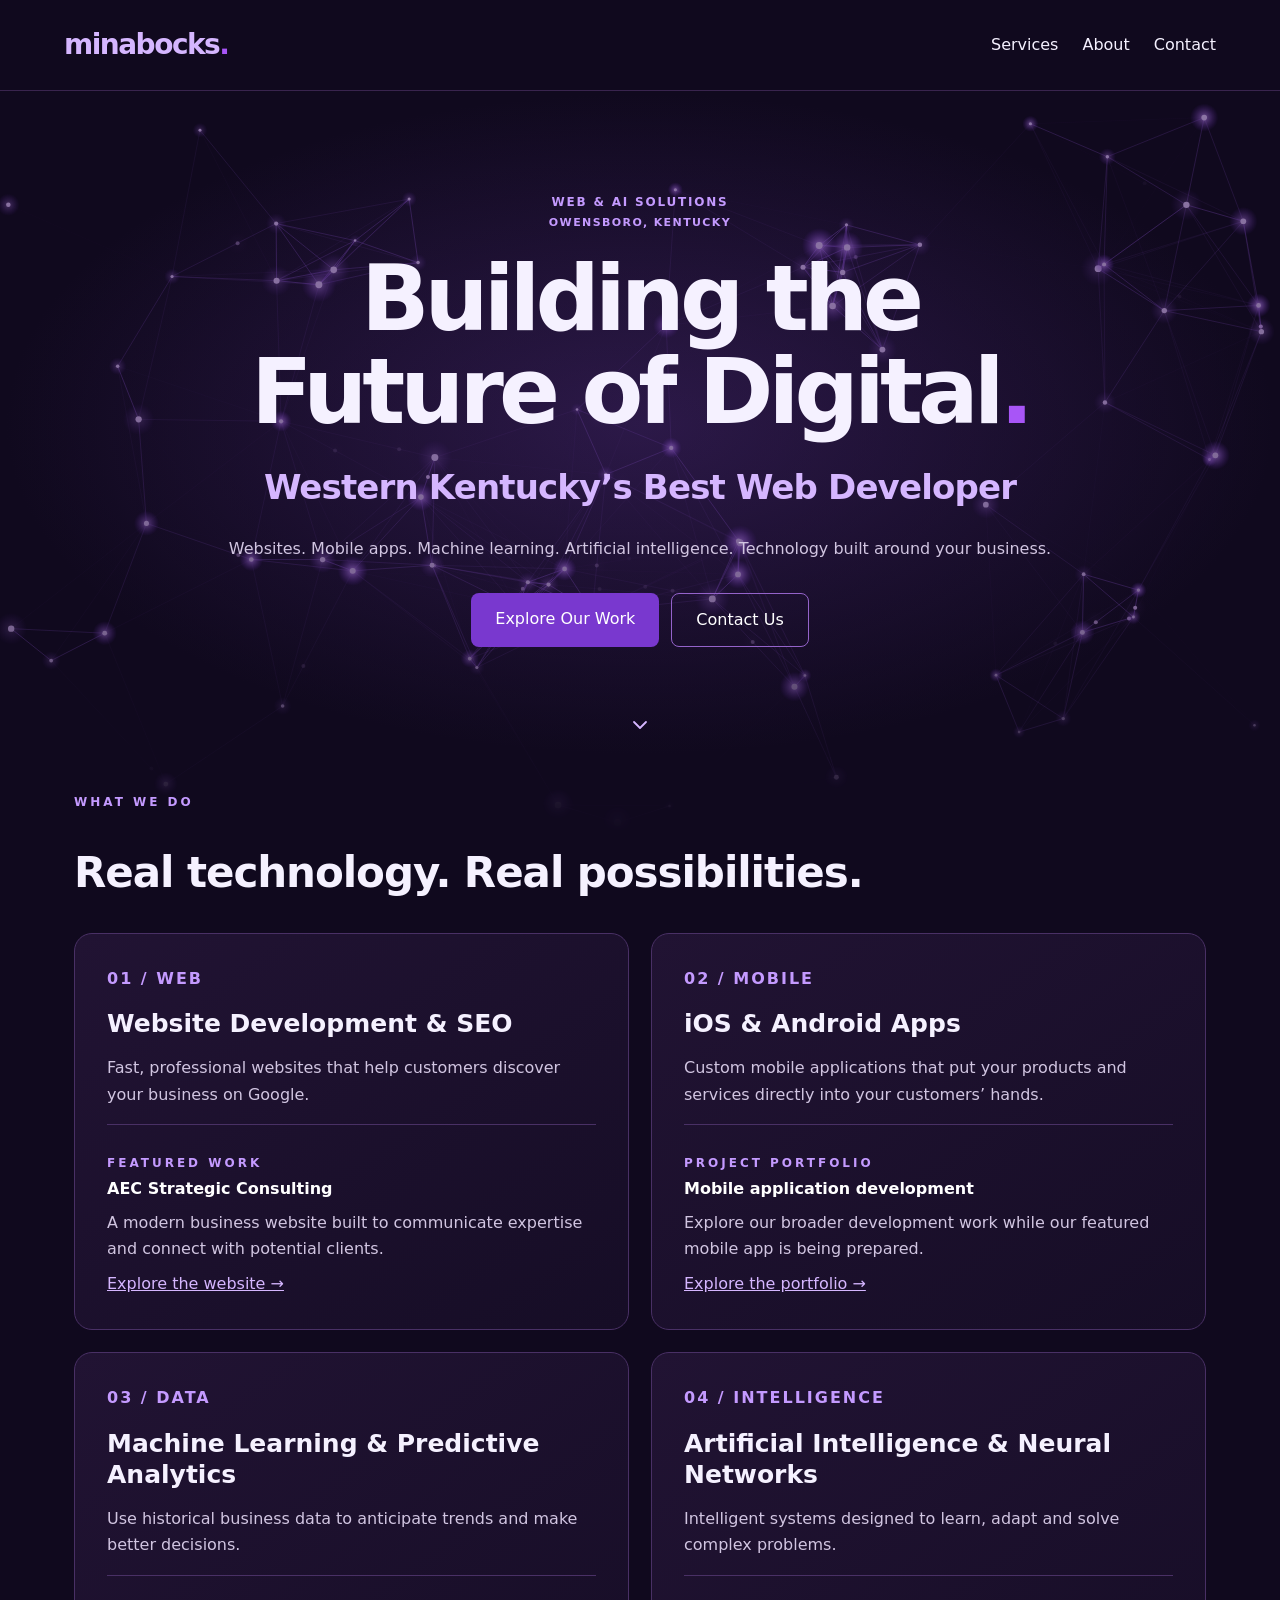
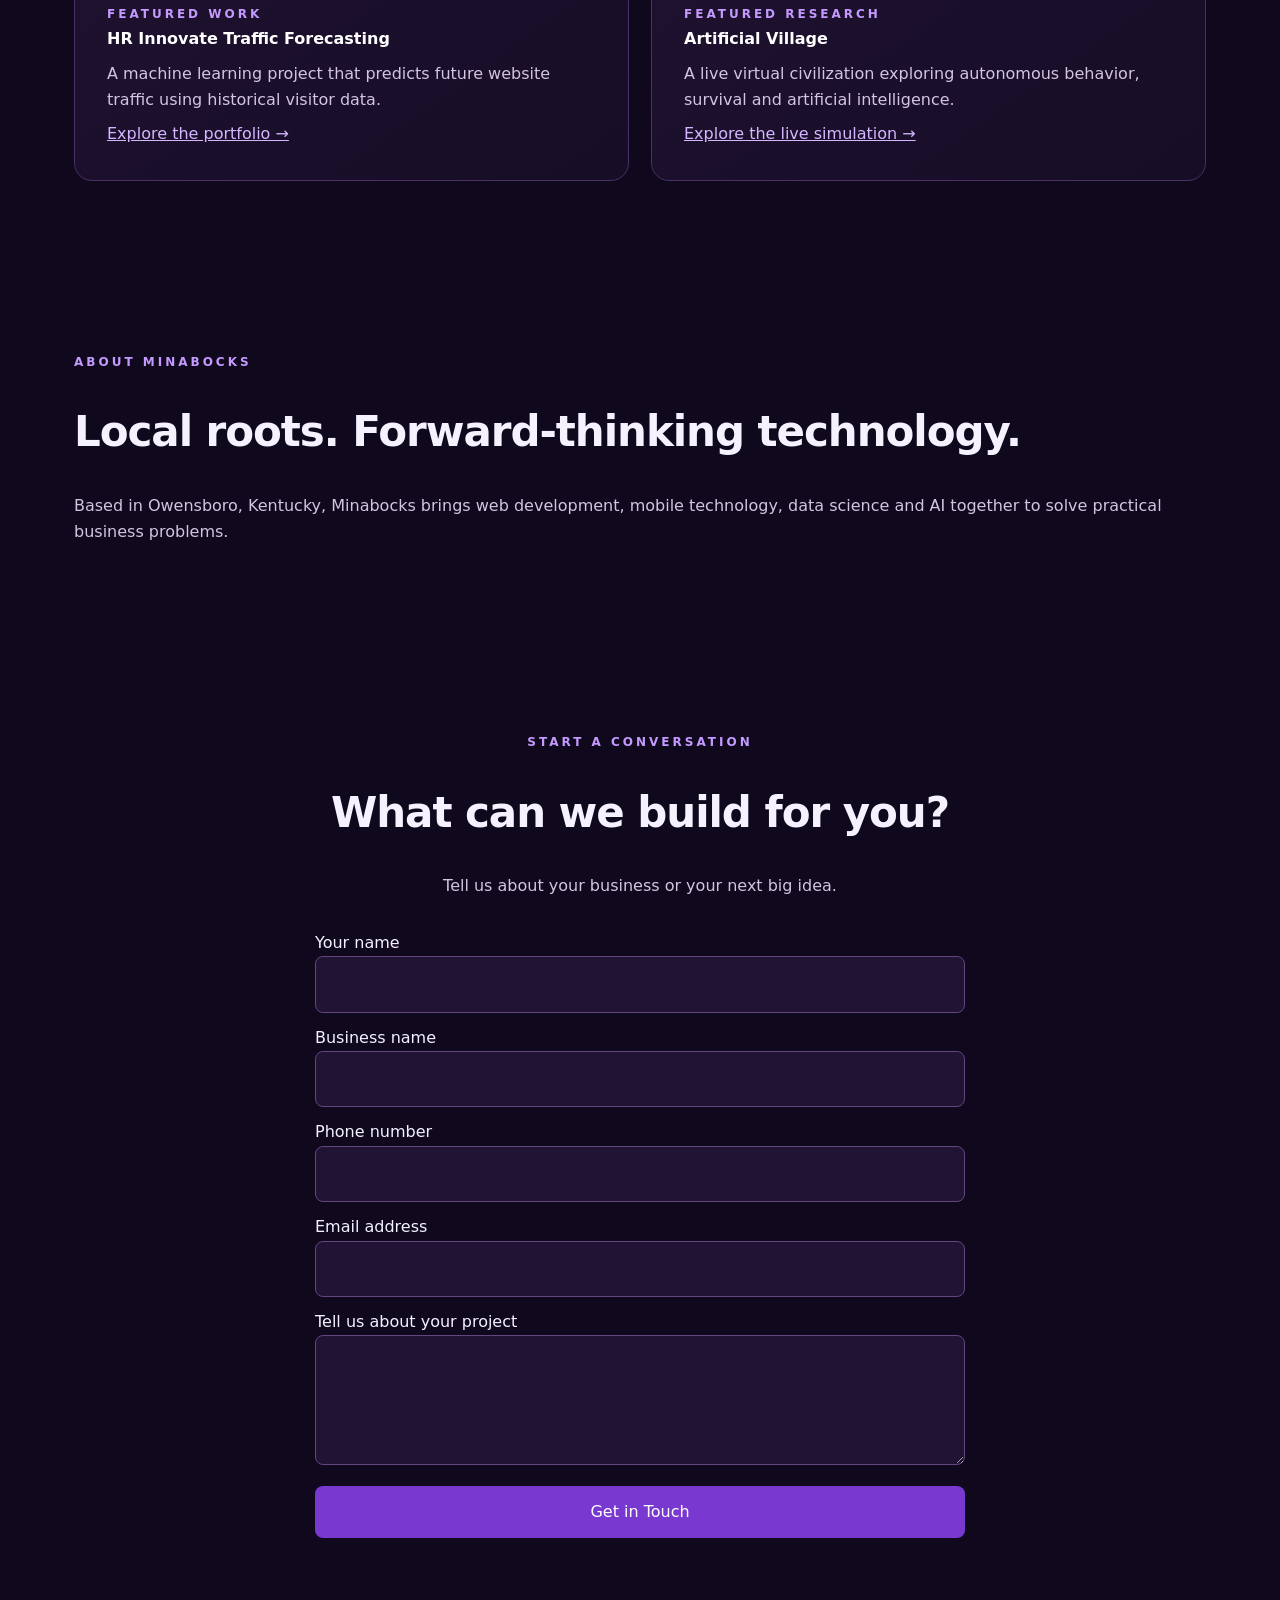
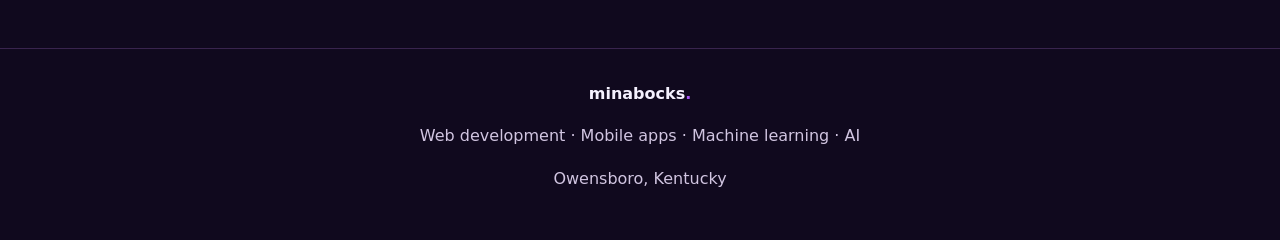
<file: index.html>
<!doctype html>
<html lang="en"><head><meta charset="utf-8"><meta name="viewport" content="width=device-width,initial-scale=1"><title>Web &amp; AI Solutions | Minabocks</title><meta name="description" content="Minabocks builds websites, SEO solutions, mobile apps, predictive analytics and artificial intelligence in Western Kentucky."><meta property="og:title" content="Minabocks | Building the Future of Digital"><meta property="og:description" content="Websites, mobile apps, machine learning and AI."><meta property="og:url" content="https://minabocks.com/"><meta property="og:type" content="website"><link rel="canonical" href="https://minabocks.com/"><style>
*{box-sizing:border-box}html{scroll-behavior:smooth}body{margin:0;background:#10091e;color:#f5f1ff;font:16px/1.65 system-ui,sans-serif}a{color:#d5b6ff}header{display:flex;align-items:center;justify-content:space-between;gap:20px;padding:22px max(5vw,20px);border-bottom:1px solid #39244e}header a{text-decoration:none}.brand{font-size:28px;font-weight:850;letter-spacing:-1.5px;color:#d5b6ff}nav{display:flex;gap:24px;flex-wrap:wrap}nav a{color:#f5f1ff}.hero{position:relative;isolation:isolate;overflow:hidden;min-height:620px;display:grid;place-items:center;text-align:center;padding:90px 20px;background:radial-gradient(ellipse,#39205c,#10091e 70%)}.hero canvas{position:absolute;inset:0;width:100%;height:100%;z-index:-2;pointer-events:none}.hero:before{content:"";position:absolute;inset:0;background:linear-gradient(0deg,#10091e,rgba(16,9,30,.65) 45%,rgba(16,9,30,.35));z-index:-1}.hero div{max-width:850px}.eyebrow{color:#c49aff;text-transform:uppercase;letter-spacing:3px;font-size:12px;font-weight:700}h1{font-size:clamp(48px,8vw,90px);line-height:1.04;letter-spacing:-.055em;margin:20px 0}h2{font-size:clamp(26px,4vw,42px);line-height:1.2;letter-spacing:-.025em} .hero h2{color:#d5b6ff;font-size:clamp(22px,3vw,34px)}p{color:#d1c5e1}.btn{display:inline-block;background:#7938cf;color:white;padding:13px 24px;border-radius:8px;text-decoration:none;font-weight:700;border:0;cursor:pointer;font:inherit}.secondary{background:transparent;border:1px solid #9463ca}.actions{display:flex;justify-content:center;gap:12px;flex-wrap:wrap;margin-top:30px}.section{max-width:1180px;margin:auto;padding:80px 24px}.grid{display:grid;grid-template-columns:repeat(2,minmax(0,1fr));gap:22px}.card{background:linear-gradient(145deg,#211333,#160d26);border:1px solid #493065;border-radius:18px;padding:32px;display:flex;flex-direction:column}.num{color:#c49aff;font-weight:700;letter-spacing:2px}h3{font-size:25px;line-height:1.25;margin:16px 0 0}.sample{margin-top:auto;padding-top:24px;border-top:1px solid #493065}.sample strong{display:block;color:white}.sample p{margin:8px 0}.contact{text-align:center}form{max-width:650px;margin:30px auto;display:grid;gap:12px;text-align:left}input,textarea{width:100%;background:#211333;border:1px solid #634580;border-radius:8px;padding:14px;color:white;font:inherit}textarea{min-height:130px}footer{text-align:center;border-top:1px solid #39244e;padding:32px}a:focus-visible,button:focus-visible{outline:3px solid #d5b6ff;outline-offset:4px}@media(max-width:650px){header{flex-direction:column}nav{justify-content:center;gap:16px}.grid{grid-template-columns:1fr}.hero{min-height:540px}.section{padding:50px 20px}.card{padding:24px}}@media(prefers-reduced-motion:reduce){html{scroll-behavior:auto}}
@media(max-width:650px){header{padding:12px 20px;gap:6px}.brand{font-size:26px}nav{gap:18px}nav a{font-size:14px}.hero{min-height:0;padding:38px 20px 44px}.hero h1{margin:14px 0}.hero .eyebrow{margin:0 0 12px}.hero h2{margin:16px 0}.hero .actions{margin-top:22px}}
.menu-toggle{display:none}@media(max-width:650px){header{position:absolute;top:0;left:0;right:0;z-index:10;flex-direction:row;justify-content:space-between;align-items:center;padding:12px 20px;border:0;background:transparent}header .brand{font-size:26px;text-shadow:0 2px 12px #10091e}.menu-toggle{display:flex;flex-direction:column;justify-content:center;align-items:center;gap:5px;width:44px;height:44px;border:1px solid #9463ca;border-radius:9px;background:#10091ecc;cursor:pointer}.menu-toggle span{display:block;width:21px;height:2px;background:#f5f1ff;border-radius:2px}header nav{display:none;position:absolute;top:62px;right:20px;min-width:160px;background:#211333;border:1px solid #634580;border-radius:10px;padding:10px;flex-direction:column;gap:0;box-shadow:0 8px 24px #0008}header nav.open{display:flex}header nav a{padding:10px 14px;font-size:16px}.hero{padding-top:88px}}
/* Extend the animated hero through the transition to services. */
.hero{padding-bottom:110px}.hero:before{background:linear-gradient(0deg,#10091e 0%,rgba(16,9,30,.35) 13%,rgba(16,9,30,.42) 55%,rgba(16,9,30,.25) 100%)}#services{padding-top:24px}@media(max-width:650px){.hero{padding-bottom:76px}#services{padding-top:12px}}
@media(max-width:650px){.hero{min-height:100vh;min-height:100svh;padding-top:88px;padding-bottom:40px;align-items:center}.hero:before{background:linear-gradient(0deg,#10091e 0%,rgba(16,9,30,.28) 7%,rgba(16,9,30,.38) 55%,rgba(16,9,30,.25) 100%)}#services{padding-top:28px}}
.menu-toggle{border:0;background:transparent}.scroll-cue{position:absolute;bottom:10px;left:50%;transform:translateX(-50%);display:grid;place-items:center;width:44px;height:44px;color:#d5b6ff;text-decoration:none;z-index:2}.scroll-cue svg{animation:cue-drift 2.4s ease-in-out infinite}@keyframes cue-drift{0%,100%{transform:translateY(-2px);opacity:.65}50%{transform:translateY(4px);opacity:1}}@media(prefers-reduced-motion:reduce){.scroll-cue svg{animation:none}}@media(max-width:650px){.hero{padding-bottom:60px}}
.hero canvas{mask-image:linear-gradient(to bottom,#000 0%,#000 72%,rgba(0,0,0,.65) 83%,transparent 100%);-webkit-mask-image:linear-gradient(to bottom,#000 0%,#000 72%,rgba(0,0,0,.65) 83%,transparent 100%)}.hero:before{background:linear-gradient(to bottom,rgba(16,9,30,.25) 0%,rgba(16,9,30,.38) 65%,#10091e 100%)}
.hero canvas{opacity:.8}
.hero .eyebrow{letter-spacing:1.8px;line-height:1.5}.hero .eyebrow span{display:block}.hero .hero-location{font-size:11px;letter-spacing:1.4px;margin-top:4px;font-weight:600}@media(max-width:650px){.hero .eyebrow{letter-spacing:1.5px}}
.hero-period{color:#a855f7}
.hero{overflow:visible}.hero canvas{height:calc(100% + 90px);mask-image:linear-gradient(to bottom,#000 0%,#000 88%,transparent 100%);-webkit-mask-image:linear-gradient(to bottom,#000 0%,#000 88%,transparent 100%)}.hero:before{background:linear-gradient(to bottom,rgba(16,9,30,.25),rgba(16,9,30,.38))}#services{position:relative}
.hero canvas{mask-image:linear-gradient(to bottom,#000 0%,#000 70%,rgba(0,0,0,.85) 80%,rgba(0,0,0,.45) 90%,transparent 100%);-webkit-mask-image:linear-gradient(to bottom,#000 0%,#000 70%,rgba(0,0,0,.85) 80%,rgba(0,0,0,.45) 90%,transparent 100%)}
</style></head><body><header><a class="brand" href="#">minabocks<span class="hero-period">.</span></a><button class="menu-toggle" type="button" aria-label="Open navigation" aria-expanded="false" aria-controls="main-nav"><span></span><span></span><span></span></button><nav id="main-nav" aria-label="Main navigation"><a href="#services">Services</a><a href="#about">About</a><a href="#contact">Contact</a></nav></header><main><section class="hero"><canvas id="neural-canvas" aria-hidden="true"></canvas><div><p class="eyebrow"><span>Web &amp; AI Solutions</span><span class="hero-location">Owensboro, Kentucky</span></p><h1>Building the Future of Digital<span class="hero-period">.</span></h1><h2>Western Kentucky’s Best Web Developer</h2><p>Websites. Mobile apps. Machine learning. Artificial intelligence. Technology built around your business.</p><div class="actions"><a class="btn" href="#services">Explore Our Work</a><a class="btn secondary" href="#contact">Contact Us</a></div></div><a class="scroll-cue" href="#services" aria-label="Scroll to services"><svg width="24" height="24" viewBox="0 0 24 24" fill="none" aria-hidden="true"><path d="M6 9l6 6 6-6" stroke="currentColor" stroke-width="1.8" stroke-linecap="round" stroke-linejoin="round"/></svg></a></section><section class="section" id="services"><p class="eyebrow">What we do</p><h2>Real technology. Real possibilities.</h2><div class="grid"><article class="card"><span class="num">01 / WEB</span><h3>Website Development &amp; SEO</h3><p>Fast, professional websites that help customers discover your business on Google.</p><div class="sample"><span class="eyebrow">Featured work</span><strong>AEC Strategic Consulting</strong><p>A modern business website built to communicate expertise and connect with potential clients.</p><a href="https://aecstrat.com/">Explore the website →</a></div></article><article class="card"><span class="num">02 / MOBILE</span><h3>iOS &amp; Android Apps</h3><p>Custom mobile applications that put your products and services directly into your customers’ hands.</p><div class="sample"><span class="eyebrow">Project portfolio</span><strong>Mobile application development</strong><p>Explore our broader development work while our featured mobile app is being prepared.</p><a href="https://kevinbrownmoreno.com/">Explore the portfolio →</a></div></article><article class="card"><span class="num">03 / DATA</span><h3>Machine Learning &amp; Predictive Analytics</h3><p>Use historical business data to anticipate trends and make better decisions.</p><div class="sample"><span class="eyebrow">Featured work</span><strong>HR Innovate Traffic Forecasting</strong><p>A machine learning project that predicts future website traffic using historical visitor data.</p><a href="https://kevinbrownmoreno.com/">Explore the portfolio →</a></div></article><article class="card"><span class="num">04 / INTELLIGENCE</span><h3>Artificial Intelligence &amp; Neural Networks</h3><p>Intelligent systems designed to learn, adapt and solve complex problems.</p><div class="sample"><span class="eyebrow">Featured research</span><strong>Artificial Village</strong><p>A live virtual civilization exploring autonomous behavior, survival and artificial intelligence.</p><a href="https://kevinbrownmoreno.com/artificial-civilization">Explore the live simulation →</a></div></article></div></section><section class="section" id="about"><p class="eyebrow">About Minabocks</p><h2>Local roots. Forward-thinking technology.</h2><p>Based in Owensboro, Kentucky, Minabocks brings web development, mobile technology, data science and AI together to solve practical business problems.</p></section><section class="section contact" id="contact"><p class="eyebrow">Start a conversation</p><h2>What can we build for you?</h2><p>Tell us about your business or your next big idea.</p><form name="demo-request" method="POST" data-netlify="true" action="/success.html"><input type="hidden" name="form-name" value="demo-request"><label>Your name<input name="name" autocomplete="name" required></label><label>Business name<input name="business" autocomplete="organization"></label><label>Phone number<input type="tel" name="phone" autocomplete="tel" required></label><label>Email address<input type="email" name="email" autocomplete="email"></label><label>Tell us about your project<textarea name="message"></textarea></label><button class="btn" type="submit">Get in Touch</button></form></section></main><footer><strong>minabocks<span class="hero-period">.</span></strong><p>Web development · Mobile apps · Machine learning · AI</p><p>Owensboro, Kentucky</p></footer><script>
(()=>{const canvas=document.getElementById('neural-canvas'),ctx=canvas.getContext('2d');if(!ctx)return;const hero=canvas.parentElement,motion=matchMedia('(prefers-reduced-motion: reduce)');let w,h,nodes=[],raf=0,last=0;
function resize(){const r=hero.getBoundingClientRect(),d=Math.min(devicePixelRatio||1,1.75);w=r.width;h=r.height+90;canvas.width=Math.round(w*d);canvas.height=Math.round(h*d);ctx.setTransform(d,0,0,d,0,0);const count=w<650?42:78;nodes=Array.from({length:count},()=>({x:Math.random()*w,y:Math.random()*h,vx:(Math.random()-.5)*12,vy:(Math.random()-.5)*12,r:1.2+Math.random()*2.3,phase:Math.random()*Math.PI*2}));}
function draw(t){const dt=Math.min((t-last)/1000||0,.05);last=t;ctx.clearRect(0,0,w,h);const reach=w<650?125:185;for(const n of nodes){if(!motion.matches){n.x+=n.vx*dt;n.y+=n.vy*dt;if(n.x<0||n.x>w){n.vx*=-1;n.x=Math.max(0,Math.min(w,n.x));}if(n.y<0||n.y>h){n.vy*=-1;n.y=Math.max(0,Math.min(h,n.y));}}}
for(let i=0;i<nodes.length;i++){const a=nodes[i];for(let j=i+1;j<nodes.length;j++){const b=nodes[j],dist=Math.hypot(a.x-b.x,a.y-b.y);if(dist>=reach)continue;const alpha=(1-dist/reach)*.65;ctx.strokeStyle='rgba(171,103,255,'+alpha+')';ctx.lineWidth=.85;ctx.beginPath();ctx.moveTo(a.x,a.y);ctx.lineTo(b.x,b.y);ctx.stroke();if((i*17+j*13)%9===0){const p=motion.matches?.5:(t*.00028+(i*31+j*7)*.137)%1;const x=a.x+(b.x-a.x)*p,y=a.y+(b.y-a.y)*p;ctx.fillStyle='rgba(224,183,255,'+Math.min(1,alpha*2)+')';ctx.shadowColor='#b66aff';ctx.shadowBlur=10;ctx.beginPath();ctx.arc(x,y,2,0,Math.PI*2);ctx.fill();ctx.shadowBlur=0;}}}
for(const n of nodes){const glow=motion.matches?.8:.65+.35*Math.sin(t*.0015+n.phase);const g=ctx.createRadialGradient(n.x,n.y,0,n.x,n.y,n.r*5);g.addColorStop(0,'rgba(202,145,255,'+glow+')');g.addColorStop(1,'rgba(125,49,225,0)');ctx.fillStyle=g;ctx.beginPath();ctx.arc(n.x,n.y,n.r*5,0,Math.PI*2);ctx.fill();ctx.fillStyle='#e0bdff';ctx.beginPath();ctx.arc(n.x,n.y,n.r,0,Math.PI*2);ctx.fill();}ctx.save();ctx.globalCompositeOperation='destination-out';const fade=ctx.createLinearGradient(0,h*.72,0,h);fade.addColorStop(0,'rgba(0,0,0,0)');fade.addColorStop(.5,'rgba(0,0,0,.25)');fade.addColorStop(1,'rgba(0,0,0,1)');ctx.fillStyle=fade;ctx.fillRect(0,h*.72,w,h*.28);ctx.restore();}
function tick(t){raf=0;draw(t);if(!motion.matches&&!document.hidden)raf=requestAnimationFrame(tick);}
function restart(){if(raf)cancelAnimationFrame(raf);raf=0;last=0;draw(performance.now());if(!motion.matches&&!document.hidden)raf=requestAnimationFrame(tick);}
new ResizeObserver(()=>{resize();restart();}).observe(hero);document.addEventListener('visibilitychange',restart);motion.addEventListener('change',restart);resize();restart();})();
</script><script>(()=>{const b=document.querySelector('.menu-toggle'),n=document.getElementById('main-nav');function set(open){n.classList.toggle('open',open);b.setAttribute('aria-expanded',String(open));b.setAttribute('aria-label',open?'Close navigation':'Open navigation')}b.addEventListener('click',()=>set(b.getAttribute('aria-expanded')!=='true'));n.querySelectorAll('a').forEach(a=>a.addEventListener('click',()=>set(false)));document.addEventListener('keydown',e=>{if(e.key==='Escape'&&b.getAttribute('aria-expanded')==='true'){set(false);b.focus()}});document.addEventListener('click',e=>{if(!b.contains(e.target)&&!n.contains(e.target))set(false)});})();</script></body></html>
</file>
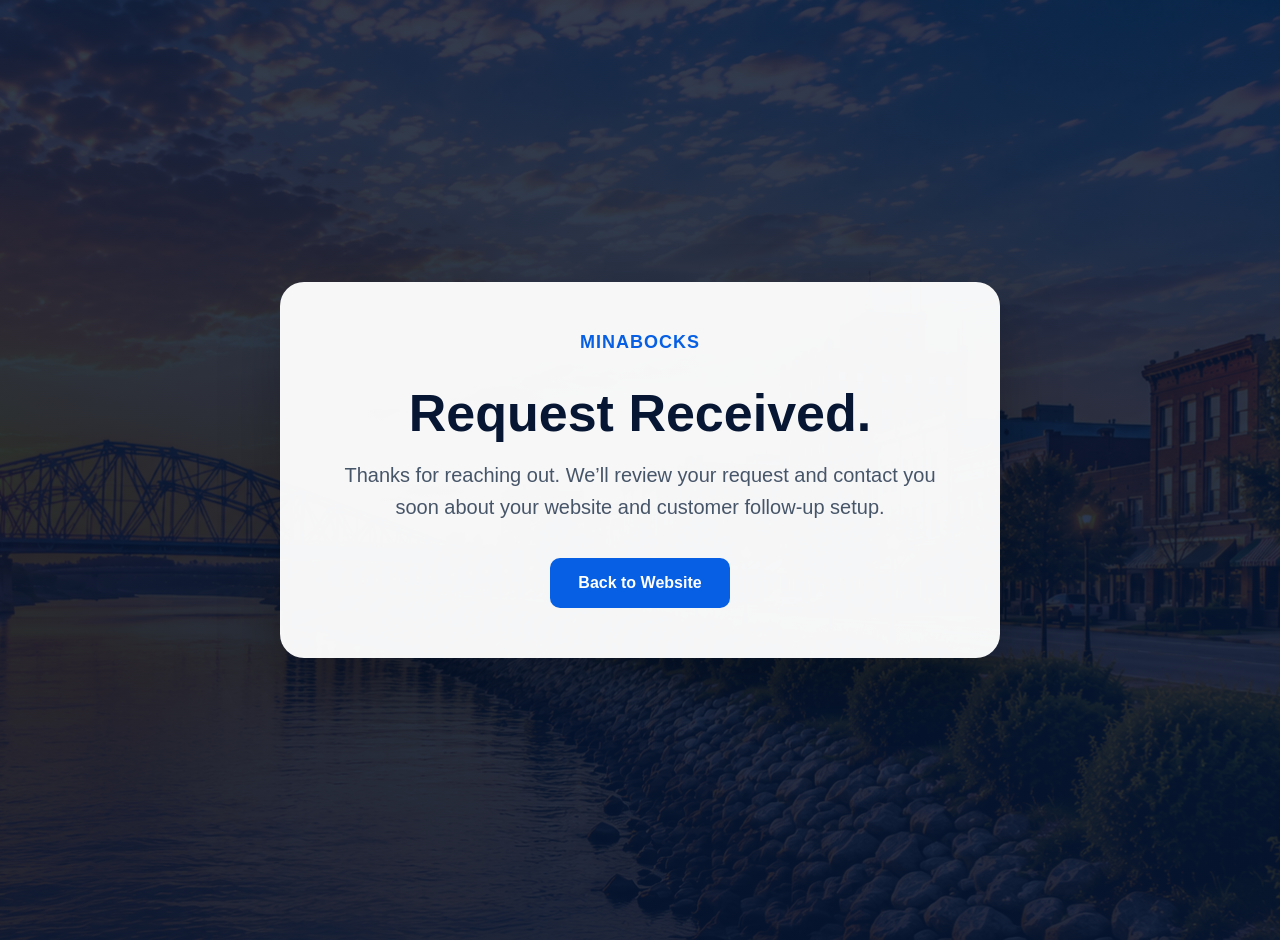
<file: success.html>
<!DOCTYPE html>
<html lang="en">
<head>
  <meta charset="UTF-8" />
  <meta name="viewport" content="width=device-width, initial-scale=1.0" />
  <title>Thank You | Minabocks</title>

  <style>
    body {
      margin: 0;
      font-family: Arial, Helvetica, sans-serif;
      background: linear-gradient(
          rgba(6, 22, 51, 0.82),
          rgba(6, 22, 51, 0.88)
        ),
        url('/images/hero.png');
      background-size: cover;
      background-position: center;
      min-height: 100vh;
      display: flex;
      align-items: center;
      justify-content: center;
      color: white;
      padding: 20px;
    }

    .card {
      background: rgba(255,255,255,0.96);
      color: #061633;
      max-width: 620px;
      width: 100%;
      border-radius: 24px;
      padding: 50px;
      text-align: center;
      box-shadow: 0 25px 60px rgba(0,0,0,0.25);
    }

    .logo {
      font-size: 18px;
      font-weight: 800;
      color: #075fe4;
      text-transform: uppercase;
      letter-spacing: 1px;
      margin-bottom: 16px;
    }

    h1 {
      font-size: 52px;
      line-height: 1;
      margin-bottom: 20px;
    }

    p {
      font-size: 20px;
      line-height: 1.6;
      color: #475569;
      margin-bottom: 35px;
    }

    .btn {
      display: inline-block;
      background: #075fe4;
      color: white;
      text-decoration: none;
      padding: 16px 28px;
      border-radius: 10px;
      font-weight: 700;
      transition: 0.2s ease;
    }

    .btn:hover {
      opacity: 0.92;
      transform: translateY(-2px);
    }

    @media (max-width: 700px) {
      .card {
        padding: 36px 24px;
      }

      h1 {
        font-size: 40px;
      }

      p {
        font-size: 18px;
      }
    }
  </style>
</head>

<body>
  <div class="card">
    <div class="logo">Minabocks</div>

    <h1>Request Received.</h1>

    <p>
      Thanks for reaching out. We’ll review your request and contact you soon
      about your website and customer follow-up setup.
    </p>

    <a href="/" class="btn">Back to Website</a>
  </div>
</body>
</html>
</file>
